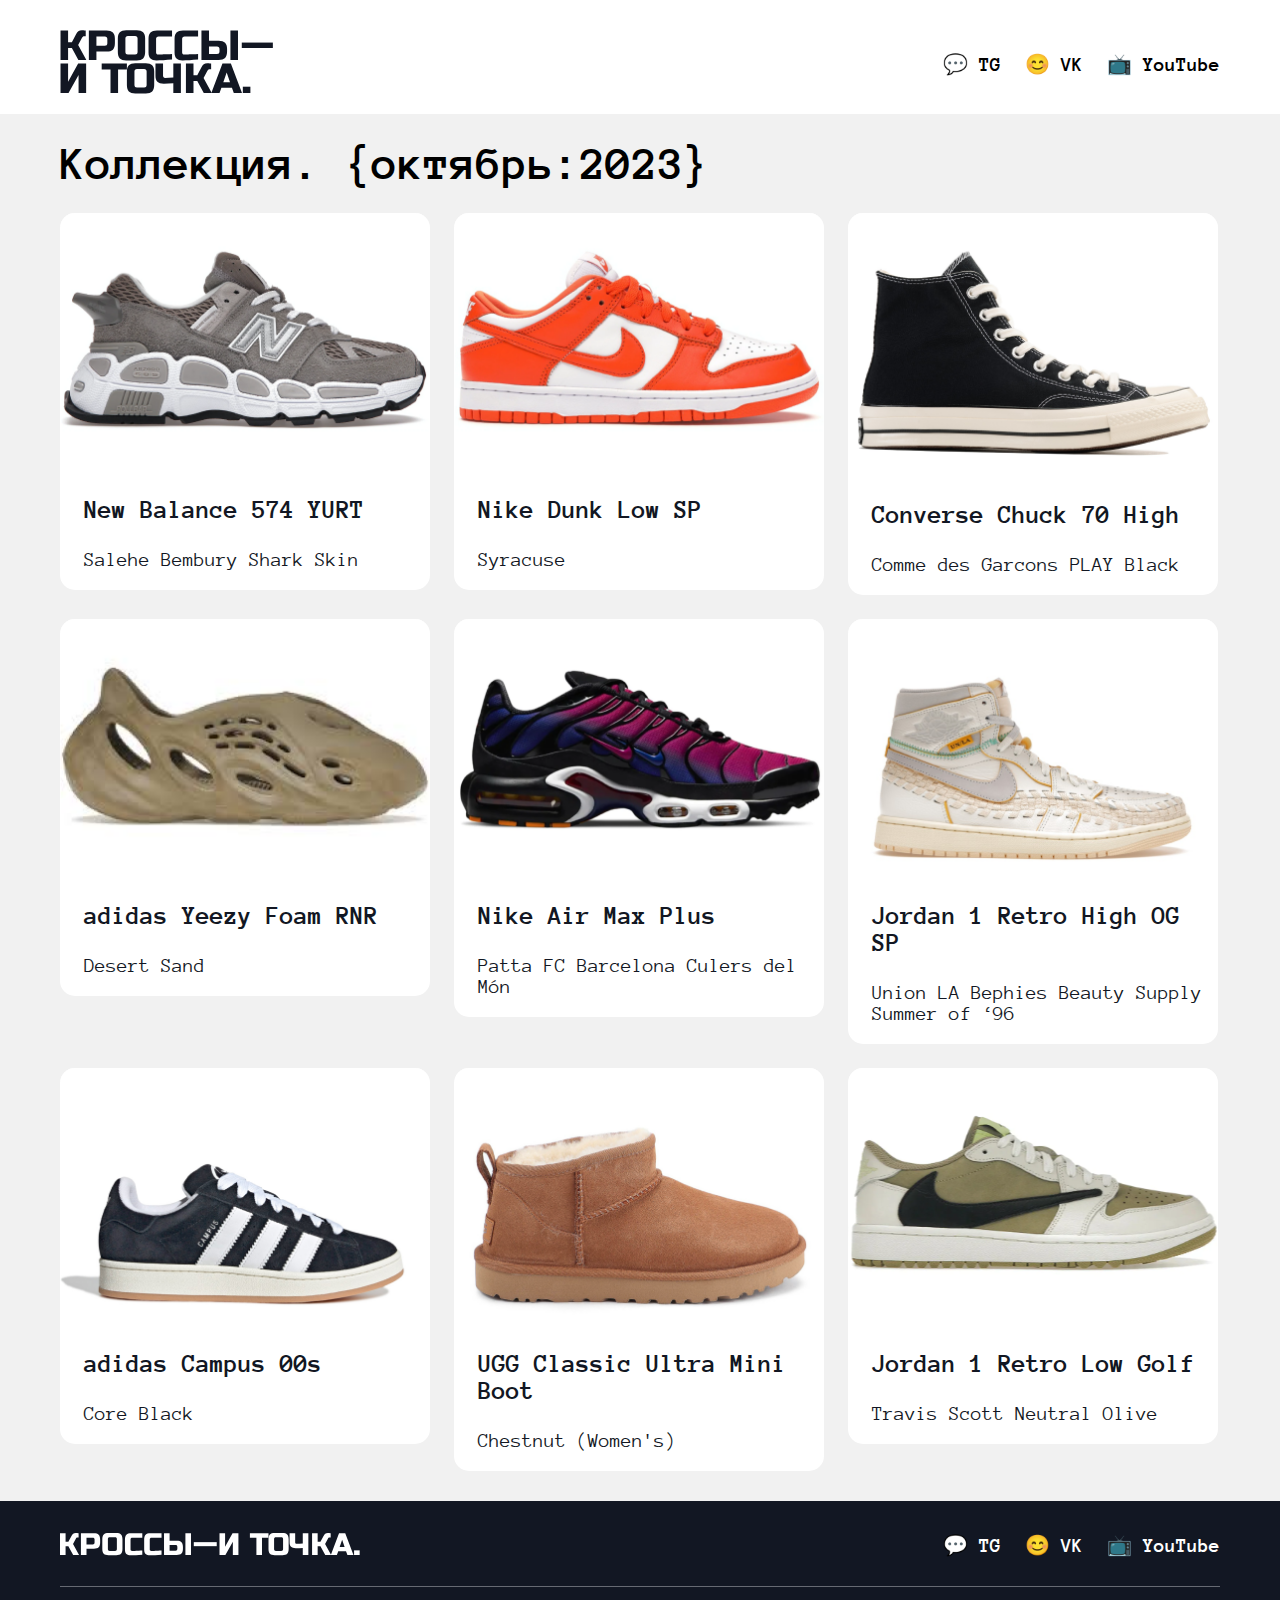
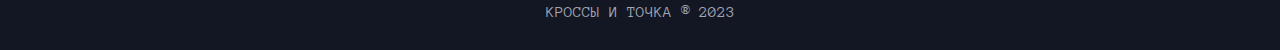
<file: index.html>
<!DOCTYPE html>
<html lang="ru">

<head>
  <meta charset="UTF-8" />
  <meta name="viewport" content="width=device-width, initial-scale=1.0" />
  <title>Кроссы — и точка</title>
  <link rel="stylesheet" href="./style/style.css">
  <meta name="viewport" content="width=device-width, initial-scale=1">
</head>

<body>
  <header class="header">
    <div class="container container-header">
      <a href="https://65481b4f30cd2a201f448bb6--imaginative-torte-598cb0.netlify.app/#">
        <img src="./image/logo.svg">
      </a>
      <ul class="link">
        <li class="mess tg"><a href="#">💬 TG</a>
        </li>
        <li class="mess vk"><a href="#">😊 VK</a>
        </li>
        <li class="mess youtube"><a href="#">📺
            YouTube</a></li>
      </ul>
    </div>

  </header>
  <main class="main">
    <section class="container_main">
      <h1 class="title">Коллекция. {октябрь:2023}</h1>
      <div class="card-container">

        <div class="sneaker item1">
          <a href="./New Balance C.html" class="container">
            <img src="./image/newbalance.png" alt="New Balance 574 YURT"></a>
          <h3 class="container__title">New Balance 574 YURT</h3>
          <p class="container__text">Salehe Bembury Shark Skin</p>
        </div>

        <div class="sneaker item2">
          <a href="./Nike Dunk Low SP.html" class="container__image">
            <img src="./image/image3nikedunk.png" alt="Nike Dunk Low SP"></a>
          <h3 class="container__title">Nike Dunk Low SP</h3>
          <p class="container__text">Syracuse</p>
        </div>

        <div class="sneaker item3">
          <a href="./Converse Chuck 70.html" class="container__image">
            <img src="./image/imgconverse.png" alt="Converse Chuck 70 High"></a>
          <h3 class="container__title">Converse Chuck 70 High</h3>
          <p class="container__text">Comme des Garcons PLAY Black</p>
        </div>

        <div class="sneaker item4">
          <img alt="adidas Yeezy Foam RNR" src="./image/adidasyeezy.png" class="container__image">
          <h3 class="container__title">adidas Yeezy Foam RNR</h3>
          <p class="container__text">Desert Sand</p>
        </div>

        <div class="sneaker item5">
          <img alt="Nike Air Max Plus" src="./image/image3nikeairmaxplus.png" class="container__image">
          <h3 class="container__title">Nike Air Max Plus</h3>
          <p class="container__text">Patta FC Barcelona Culers del<br> Món</p>
        </div>

        <div class="sneaker item6">
          <img alt="Jordan 1 Retro High OG SP" src="./image/image3jordan1retro.png"
            class="container__image container__image2">
          <h3 class="container__title">Jordan 1 Retro High OG SP</h3>
          <p class="container__text">Union LA Bephies Beauty Supply Summer of ‘96</p>
        </div>

        <div class="sneaker item7">
          <img alt="adidas Campus 00s" src="./image/image3adidascampus.png" class="container__image container__image3">
          <h3 class="container__title">adidas Campus 00s</h3>
          <p class="container__text">Core Black</p>
        </div>

        <div class="sneaker item8">
          <img alt="UGG Classic Ultra Mini Boot" src="./image/ugg.png" class="container__image container__image5">
          <h3 class="container__title container__titl5">UGG Classic Ultra Mini Boot</h3>
          <p class="container__text">Chestnut (Women's)</p>
        </div>

        <div class="sneaker item9">
          <img alt="Jordan 1 Retro Low Golf" src="./image/image3jordan.svg" class="container__image">
          <h3 class="container__title">Jordan 1 Retro Low Golf</h3>
          <p class="container__text">Travis Scott Neutral Olive</p>
        </div>
      </div>
    </section>

  </main>
  <footer class="footer">
    <div class="container">
      <div class="footer_line">
        <img class="footer_logo2" src="./image/logo2.svg">
        <ul class="link link2">
          <li class="nav_link1"><a href="#">💬
              TG</a></li>
          <li class="nav_link1"><a href="#">😊
              VK</a></li>
          <li class="nav_link1"><a href="#">📺
              YouTube</a></li>
        </ul>
      </div>
      <div class="footer_logo">КРОССЫ И ТОЧКА ® 2023</div>
    </div>
  </footer>

</body>

</html>
</file>
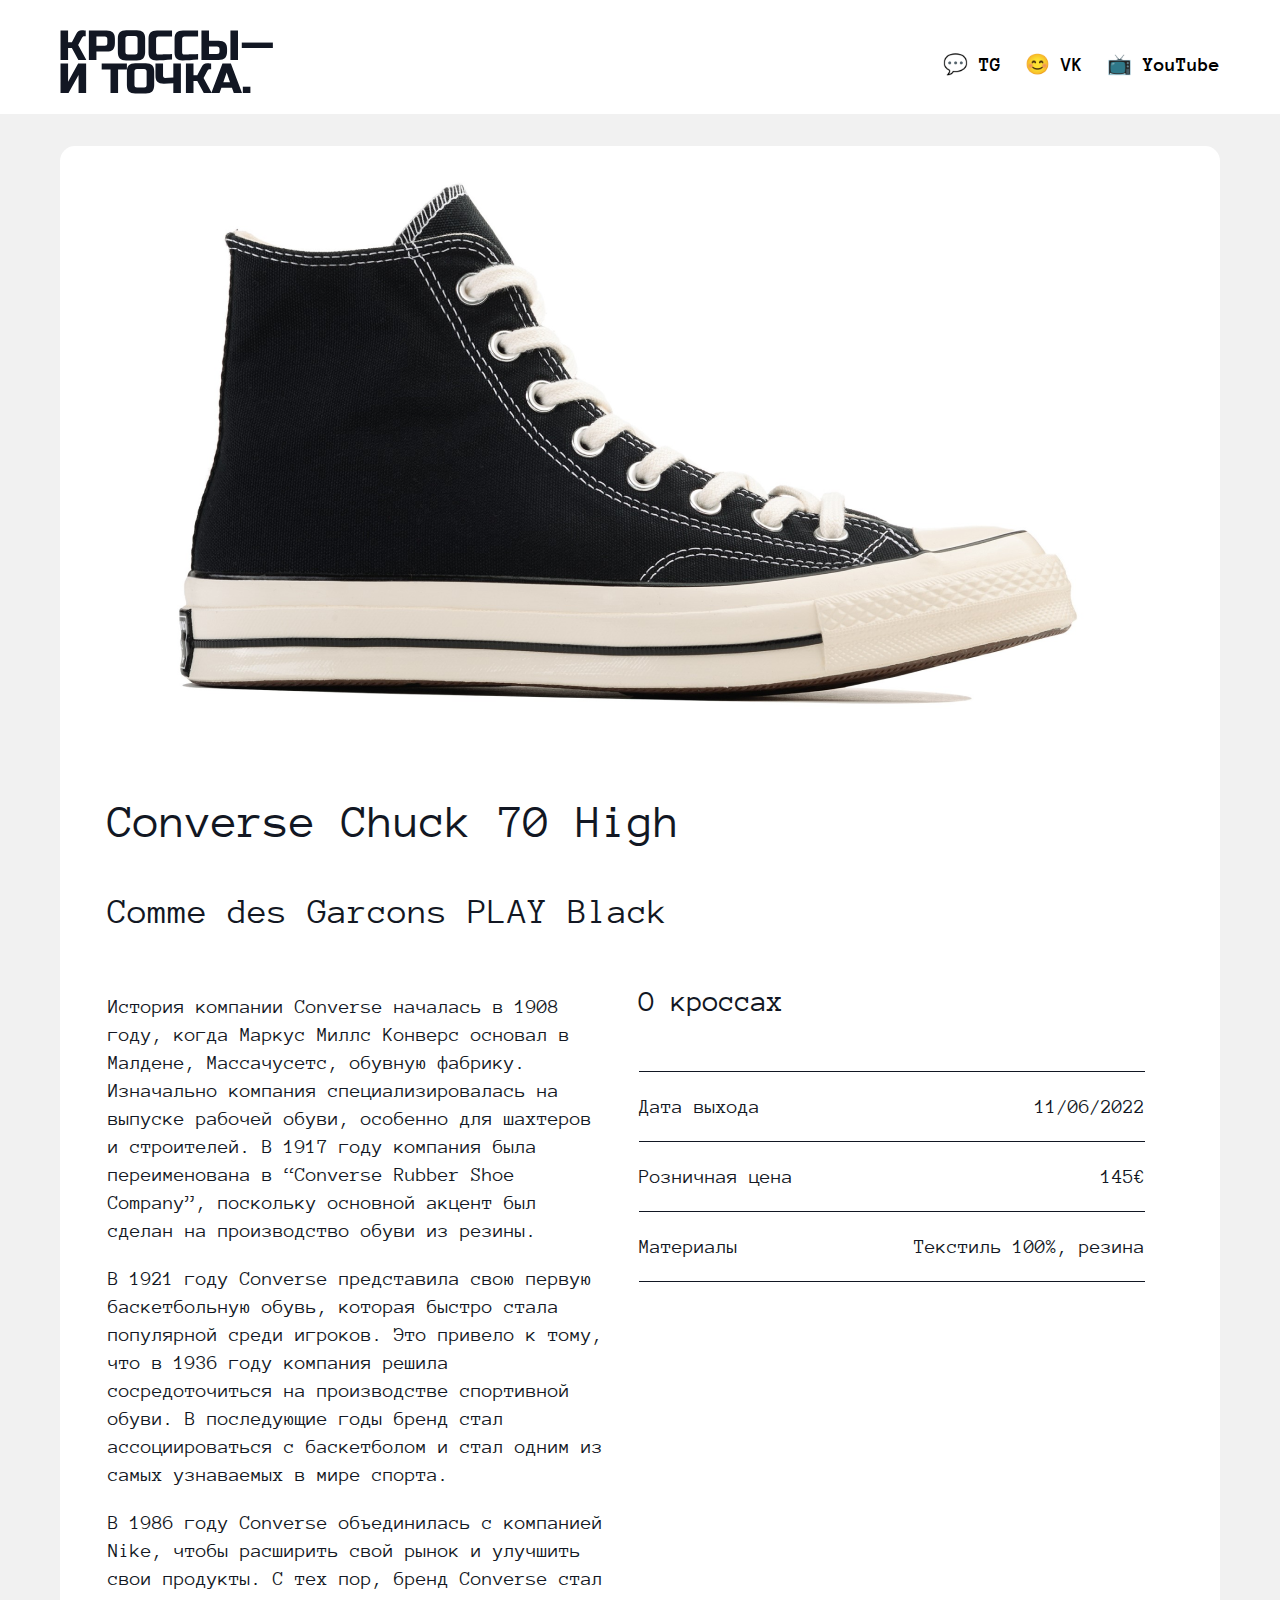
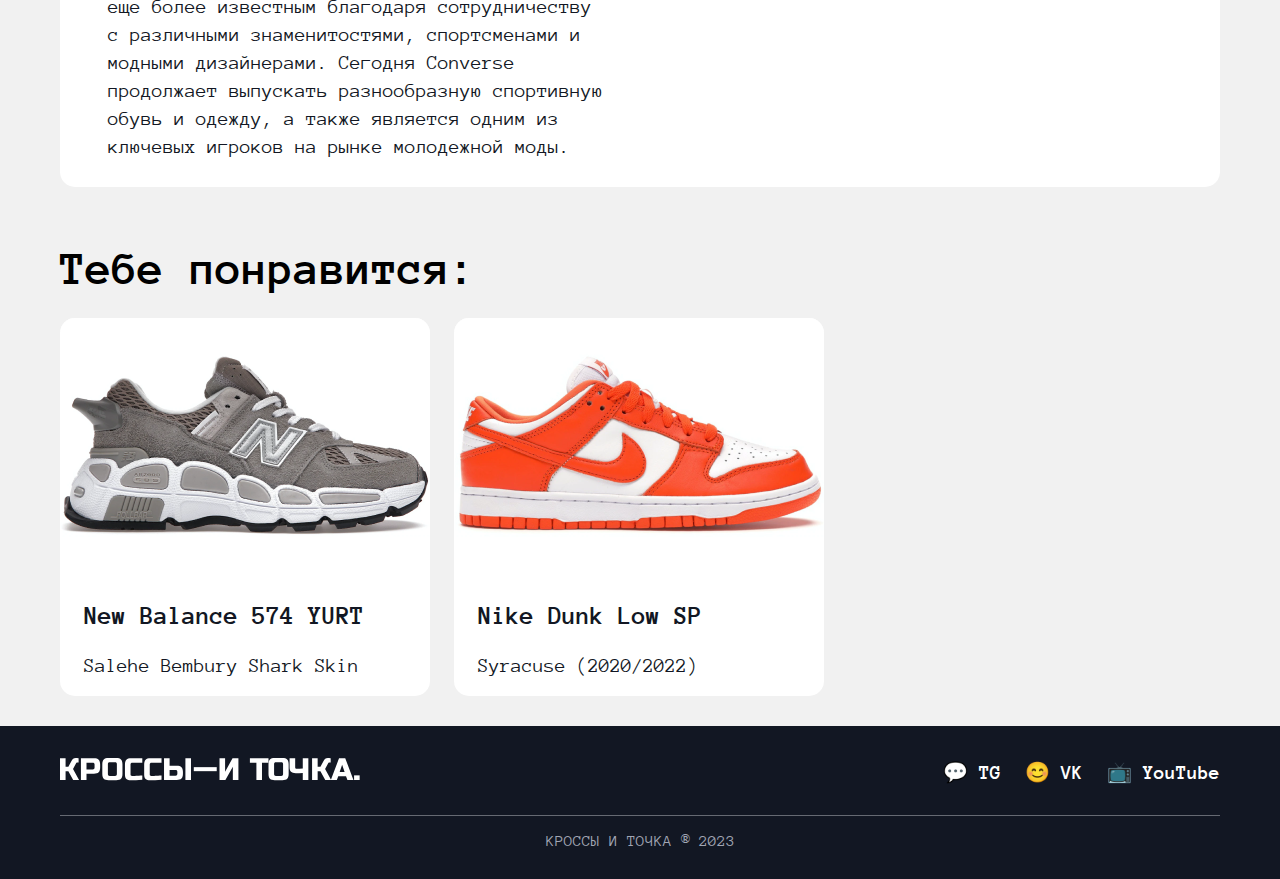
<file: Converse Chuck 70.html>
<!DOCTYPE html>
<html lang="ru">

<head>
  <meta charset="UTF-8" />
  <meta name="viewport" content="width=device-width, initial-scale=1.0" />
  <title>Converse Chuck 70 High</title>
  <link rel="stylesheet" href="./style/Converse Chuck 70.css">
</head>

<body>
  <header class="header">
    <div class="container container-header">
      <a href="./index.html">
        <img src="./Converse Chuck 70/logo.svg">
      </a>
      <ul class="link">
        <li class="mess tg"><a
            href="https://65481b4f30cd2a201f448bb6--imaginative-torte-598cb0.netlify.app/converse#">💬 TG</a></li>
        <li class="mess vk"><a
            href="https://65481b4f30cd2a201f448bb6--imaginative-torte-598cb0.netlify.app/converse#">😊 VK</a></li>
        <li class="mess youtube"><a
            href="https://65481b4f30cd2a201f448bb6--imaginative-torte-598cb0.netlify.app/converse#">📺 YouTube</a></li>
      </ul>
    </div>

  </header>
  <main>
    <div class="container">
      <div class="sneaker2 item10">
        <div class="img10">
          <img alt="The New Balance C-ms574" src="./Converse Chuck 70/sneaker-big__imgconversebig.png"
            class="container__image">
        </div>
        <div class="container__texts">
          <h3 class="container__title title10">Converse Chuck 70 High</h3>
          <p class="container__text text1">Comme des Garcons PLAY Black</p>
          <div class="container__description">
            <h4 class="container__description1">История компании Converse началась в 1908 году, когда Маркус Миллс
              Конверс основал в Малдене, Массачусетс, обувную фабрику. Изначально компания специализировалась на выпуске
              рабочей обуви, особенно для шахтеров и строителей. В 1917 году компания была переименована в “Converse
              Rubber Shoe Company”, поскольку основной акцент был сделан на производство обуви из резины.<br>
              <pre></pre>
              В 1921 году Converse представила свою первую баскетбольную обувь, которая быстро стала популярной среди
              игроков. Это привело к тому, что в 1936 году компания решила сосредоточиться на производстве спортивной
              обуви. В последующие годы бренд стал ассоциироваться с баскетболом и стал одним из самых узнаваемых в мире
              спорта.<br>
              <pre></pre>
              В 1986 году Converse объединилась с компанией Nike, чтобы расширить свой рынок и улучшить свои продукты. С
              тех пор, бренд Converse стал еще более известным благодаря сотрудничеству с различными знаменитостями,
              спортсменами и модными дизайнерами. Сегодня Converse продолжает выпускать разнообразную спортивную обувь и
              одежду, а также является одним из ключевых игроков на рынке молодежной моды.
            </h4>
            <div class="container__info">
              <p class="container__description2">О кроссах</p>
              <div class="line1"></div>
              <div class="info_text">
                <div class="date">
                  <h6 class="date date1">Дата выхода</h6>
                  <h6 class="date date1">11/06/2022</h6>
                </div>
                <div class="line1"></div>
                <div class="price">
                  <h6 class="price price1">Розничная цена</h6>
                  <h6 class="price price2">145€</h6>
                </div>
                <div class="line1"></div>
                <div class="mat">
                  <h6 class="mat mat1">Материалы</h6>
                  <h6 class="mat mat2">Текстиль 100%, резина</h6>
                </div>
                <div class="line1"></div>
              </div>
            </div>
          </div>
        </div>
      </div>

      <div class="container container2">
        <h1 class="title">Тебе понравится:</h1>
        <div class="card-container">
          <div class="sneaker item1">
            <a href="./New Balance C.html" class="container__image"><img src="./Converse Chuck 70/newbalance.png"
                alt="New Balance 574 YURT"></a>
            <h3 class="container__title container__title2">New Balance 574 YURT</h3>
            <p class="container__text container__text2">Salehe Bembury Shark Skin</p>
          </div>
          <div class="sneaker item11">
            <a href="./Nike Dunk Low SP.html" class="container__image"><img src="./Converse Chuck 70/image3nikedunk.png"
                alt="Nike Dunk Low SP"></a>
            <h3 class="container__title container__title2">Nike Dunk Low SP</h3>
            <p class="container__text container__text2">Syracuse (2020/2022)</p>
          </div>
        </div>
      </div>
    </div>

  </main>
  <footer class="footer">
    <div class="container">
      <div class="footer_line">
        <a href="./index.html">
          <img class="footer_logo2" src="./Converse Chuck 70/logo2.svg"></a>
        <ul class="link link2">
          <li class="nav_link1"><a
              href="https://65481b4f30cd2a201f448bb6--imaginative-torte-598cb0.netlify.app/converse#">💬 TG</a></li>
          <li class="nav_link1"><a
              href="https://65481b4f30cd2a201f448bb6--imaginative-torte-598cb0.netlify.app/converse#">😊 VK</a></li>
          <li class="nav_link1"><a
              href="https://65481b4f30cd2a201f448bb6--imaginative-torte-598cb0.netlify.app/converse#">📺 YouTube</a>
          </li>
        </ul>
      </div>
      <div class="footer_logo">КРОССЫ И ТОЧКА ® 2023</div>
    </div>
  </footer>
</body>

</html>
</file>
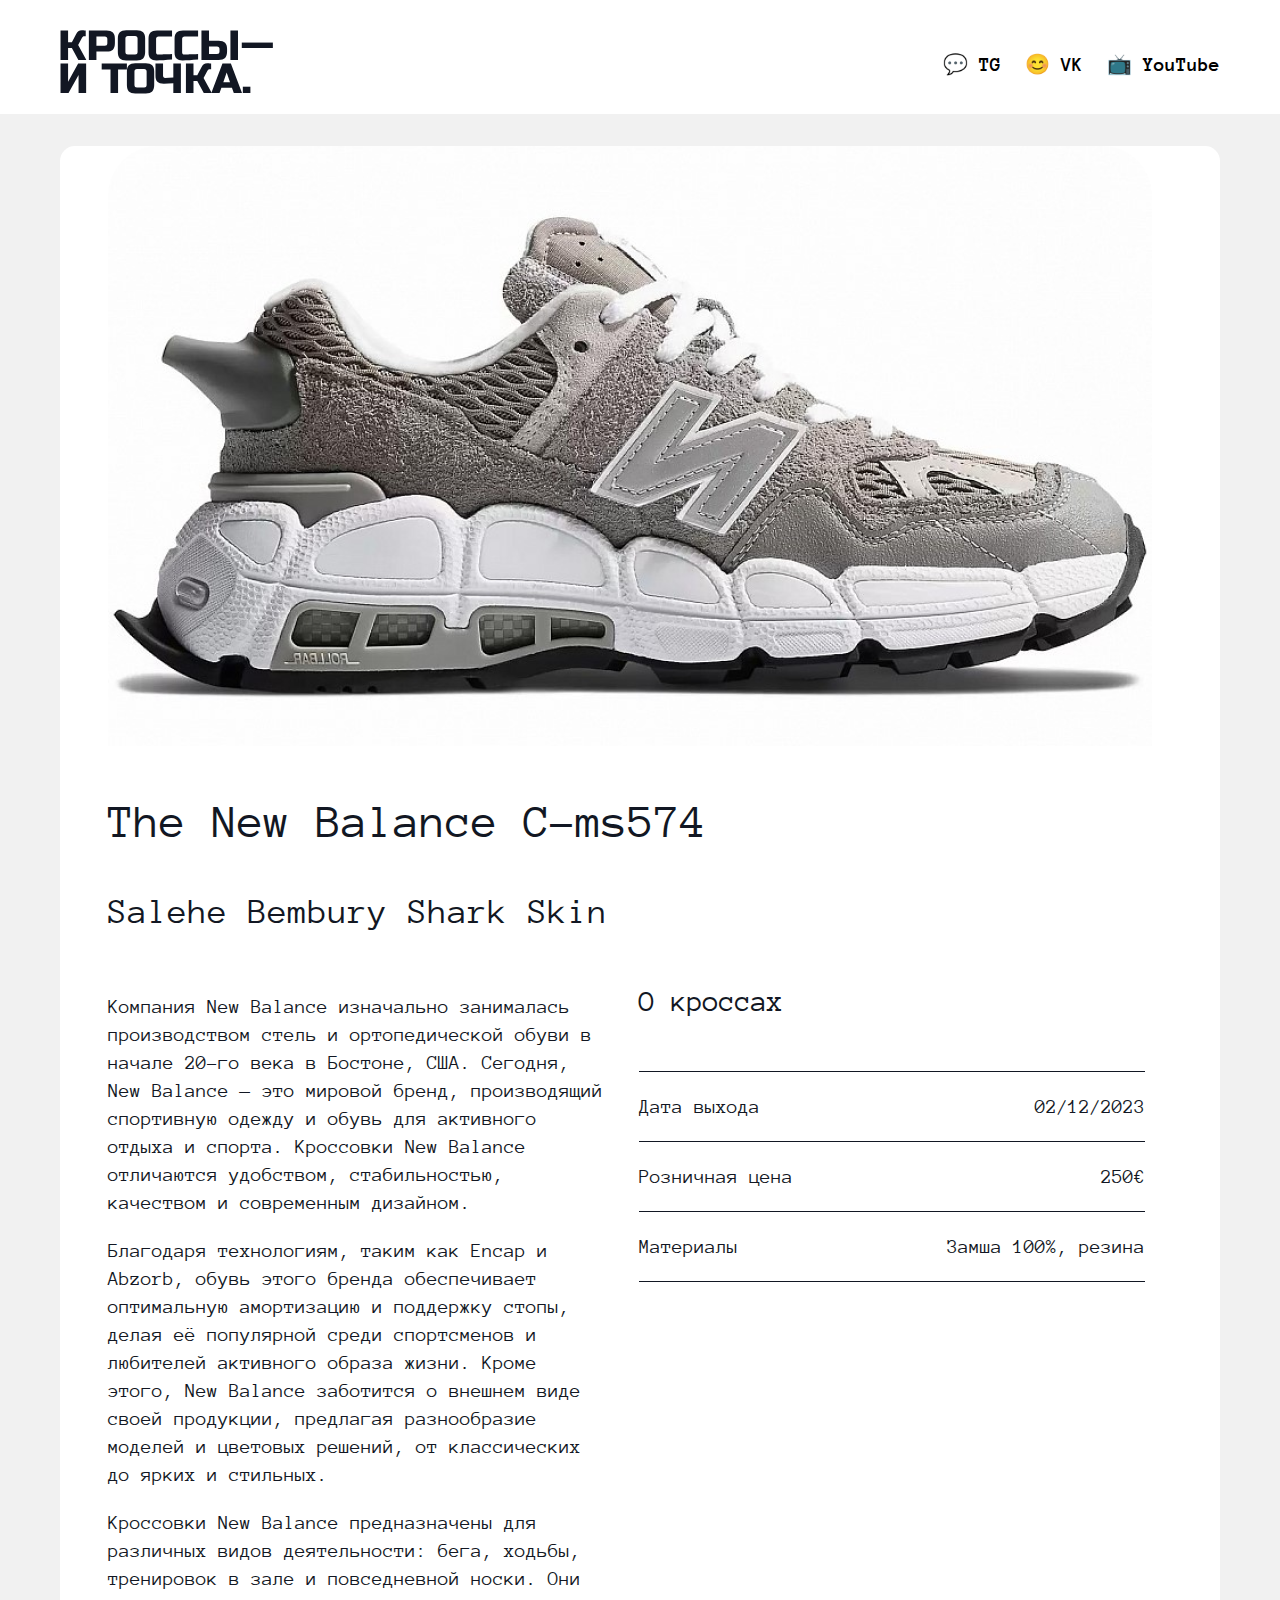
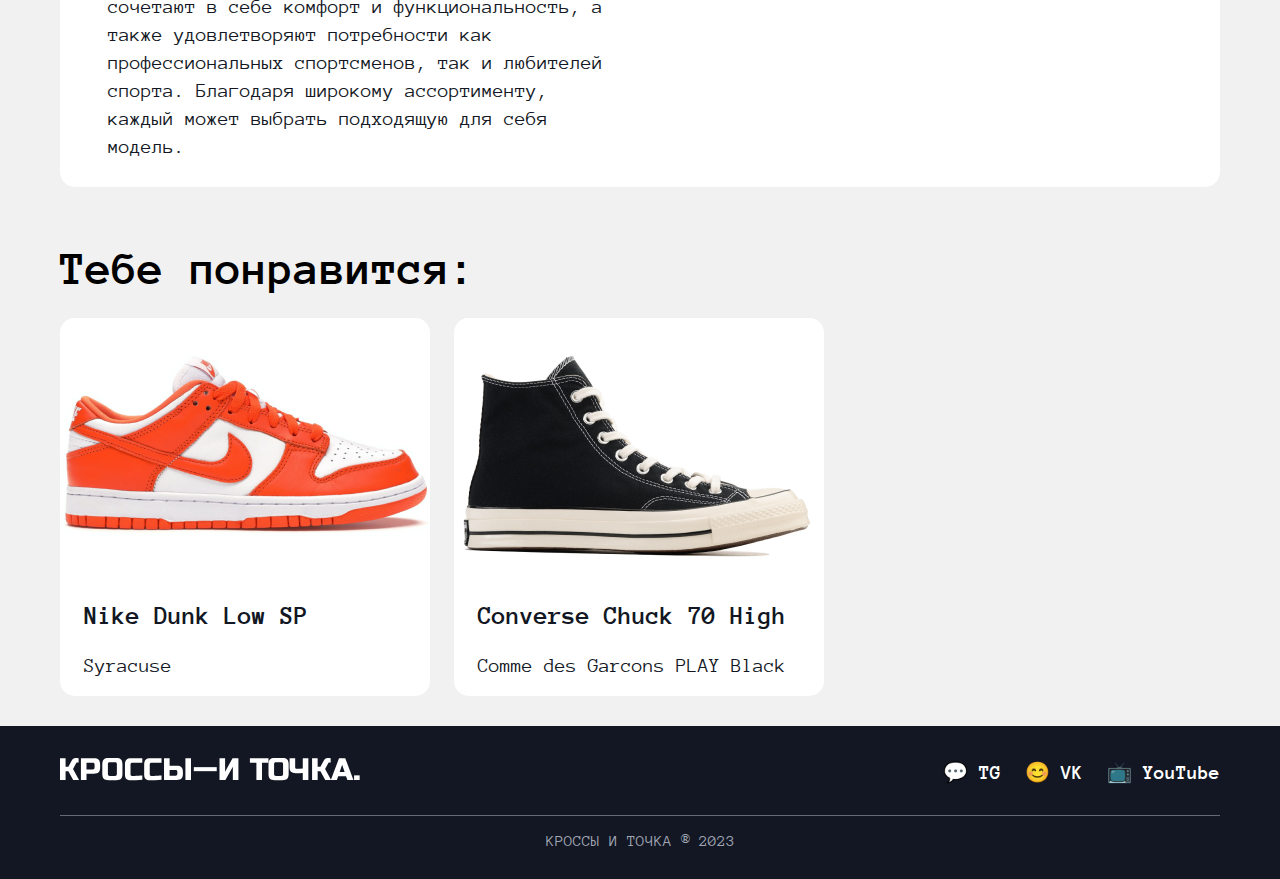
<file: New Balance C.html>
<!DOCTYPE html>
<html lang="ru">

<head>
  <meta charset="UTF-8" />
  <meta name="viewport" content="width=device-width, initial-scale=1.0" />
  <title>New Balance C-ms574</title>
  <link rel="stylesheet" href="./style/New Balance C.css">
</head>

<body>
  <header class="header">
    <div class="container container-header">
      <a href="./index.html">
        <img src="./New Balance C/logo.svg">
      </a>
      <ul class="link">
        <li class="mess tg"><a
            href="https://65481b4f30cd2a201f448bb6--imaginative-torte-598cb0.netlify.app/newbalance#">💬 TG</a></li>
        <li class="mess vk"><a
            href="https://65481b4f30cd2a201f448bb6--imaginative-torte-598cb0.netlify.app/newbalance#">😊 VK</a></li>
        <li class="mess youtube"><a
            href="https://65481b4f30cd2a201f448bb6--imaginative-torte-598cb0.netlify.app/newbalance#">📺 YouTube</a>
        </li>
      </ul>
    </div>

  </header>
  <main>
    <div class="container">
      <div class="sneaker2 item10">
        <div class="img10">
          <img alt="The New Balance C-ms574" src="./New Balance C/sneaker-big__imgnewbalance.png"
            class="container__image">
        </div>
        <div class="container__texts">
          <h3 class="container__title title10">The New Balance C-ms574</h3>
          <p class="container__text text1">Salehe Bembury Shark Skin</p>
          <div class="container__description">
            <h4 class="container__description1">Компания New Balance изначально занималась производством стель
              и&nbsp;ортопедической обуви в начале
              20-го века в Бостоне, США. Сегодня, New Balance — это мировой бренд, производящий спортивную одежду
              и&nbsp;обувь для активного отдыха и спорта. Кроссовки New Balance отличаются удобством, стабильностью,
              качеством и&nbsp;современным дизайном.<br>
              <pre></pre>
              Благодаря технологиям, таким как Encap и Abzorb, обувь этого бренда обеспечивает оптимальную амортизацию
              и&nbsp;поддержку стопы, делая её популярной среди спортсменов и любителей активного образа жизни. Кроме
              этого, New Balance заботится о внешнем виде своей продукции, предлагая разнообразие моделей и цветовых
              решений, от классических до ярких и&nbsp;стильных.<br>
              <pre></pre>
              Кроссовки New Balance предназначены для различных видов деятельности: бега, ходьбы, тренировок в зале
              и&nbsp;повседневной носки. Они сочетают в себе комфорт и&nbsp;функциональность, а также удовлетворяют
              потребности как профессиональных спортсменов, так и любителей спорта. Благодаря широкому ассортименту,
              каждый может выбрать подходящую для себя модель.
            </h4>
            <div class="container__info">
              <p class="container__description2">О кроссах</p>
              <div class="line1"></div>
              <div class="info_text">
                <div class="date">
                  <h6 class="date date1">Дата выхода</h6>
                  <h6 class="date date1">02/12/2023</h6>
                </div>
                <div class="line1"></div>
                <div class="price">
                  <h6 class="price price1">Розничная цена</h6>
                  <h6 class="price price2">250€</h6>
                </div>
                <div class="line1"></div>
                <div class="mat">
                  <h6 class="mat mat1">Материалы</h6>
                  <h6 class="mat mat2">Замша 100%, резина</h6>
                </div>
                <div class="line1"></div>
              </div>
            </div>
          </div>
        </div>
      </div>

      <div class="container container2">
        <h1 class="title">Тебе понравится:</h1>
        <div class="card-container">
          <div class="sneaker item1">
            <a href="./Nike Dunk Low SP.html" class="container__image"><img src="./New Balance C/image3nikedunk.png"
                alt="Nike Dunk Low SP"></a>
            <h3 class="container__title container__title2">Nike Dunk Low SP</h3>
            <p class="container__text container__text2">Syracuse</p>
          </div>
          <div class="sneaker item11">
            <a href="./Converse Chuck 70.html" class="container__image"><img src="./New Balance C/imgconverse.png"
                alt="Converse Chuck 70 High"></a>
            <h3 class="container__title container__title2">Converse Chuck 70 High</h3>
            <p class="container__text container__text2">Comme des Garcons PLAY Black</p>
          </div>
        </div>
      </div>
    </div>

  </main>
  <footer class="footer">
    <div class="container">
      <div class="footer_line">
        <a href="./index.html">
          <img class="footer_logo2" src="./New Balance C/logo2.svg"></a>
        <ul class="link link2">
          <li class="nav_link1"><a
              href="https://65481b4f30cd2a201f448bb6--imaginative-torte-598cb0.netlify.app/newbalance#">💬 TG</a></li>
          <li class="nav_link1"><a
              href="https://65481b4f30cd2a201f448bb6--imaginative-torte-598cb0.netlify.app/newbalance#">😊 VK</a></li>
          <li class="nav_link1"><a
              href="https://65481b4f30cd2a201f448bb6--imaginative-torte-598cb0.netlify.app/newbalance#">📺 YouTube</a>
          </li>
        </ul>
      </div>
      <div class="footer_logo">КРОССЫ И ТОЧКА ® 2023</div>
    </div>
  </footer>
</body>

</html>
</file>
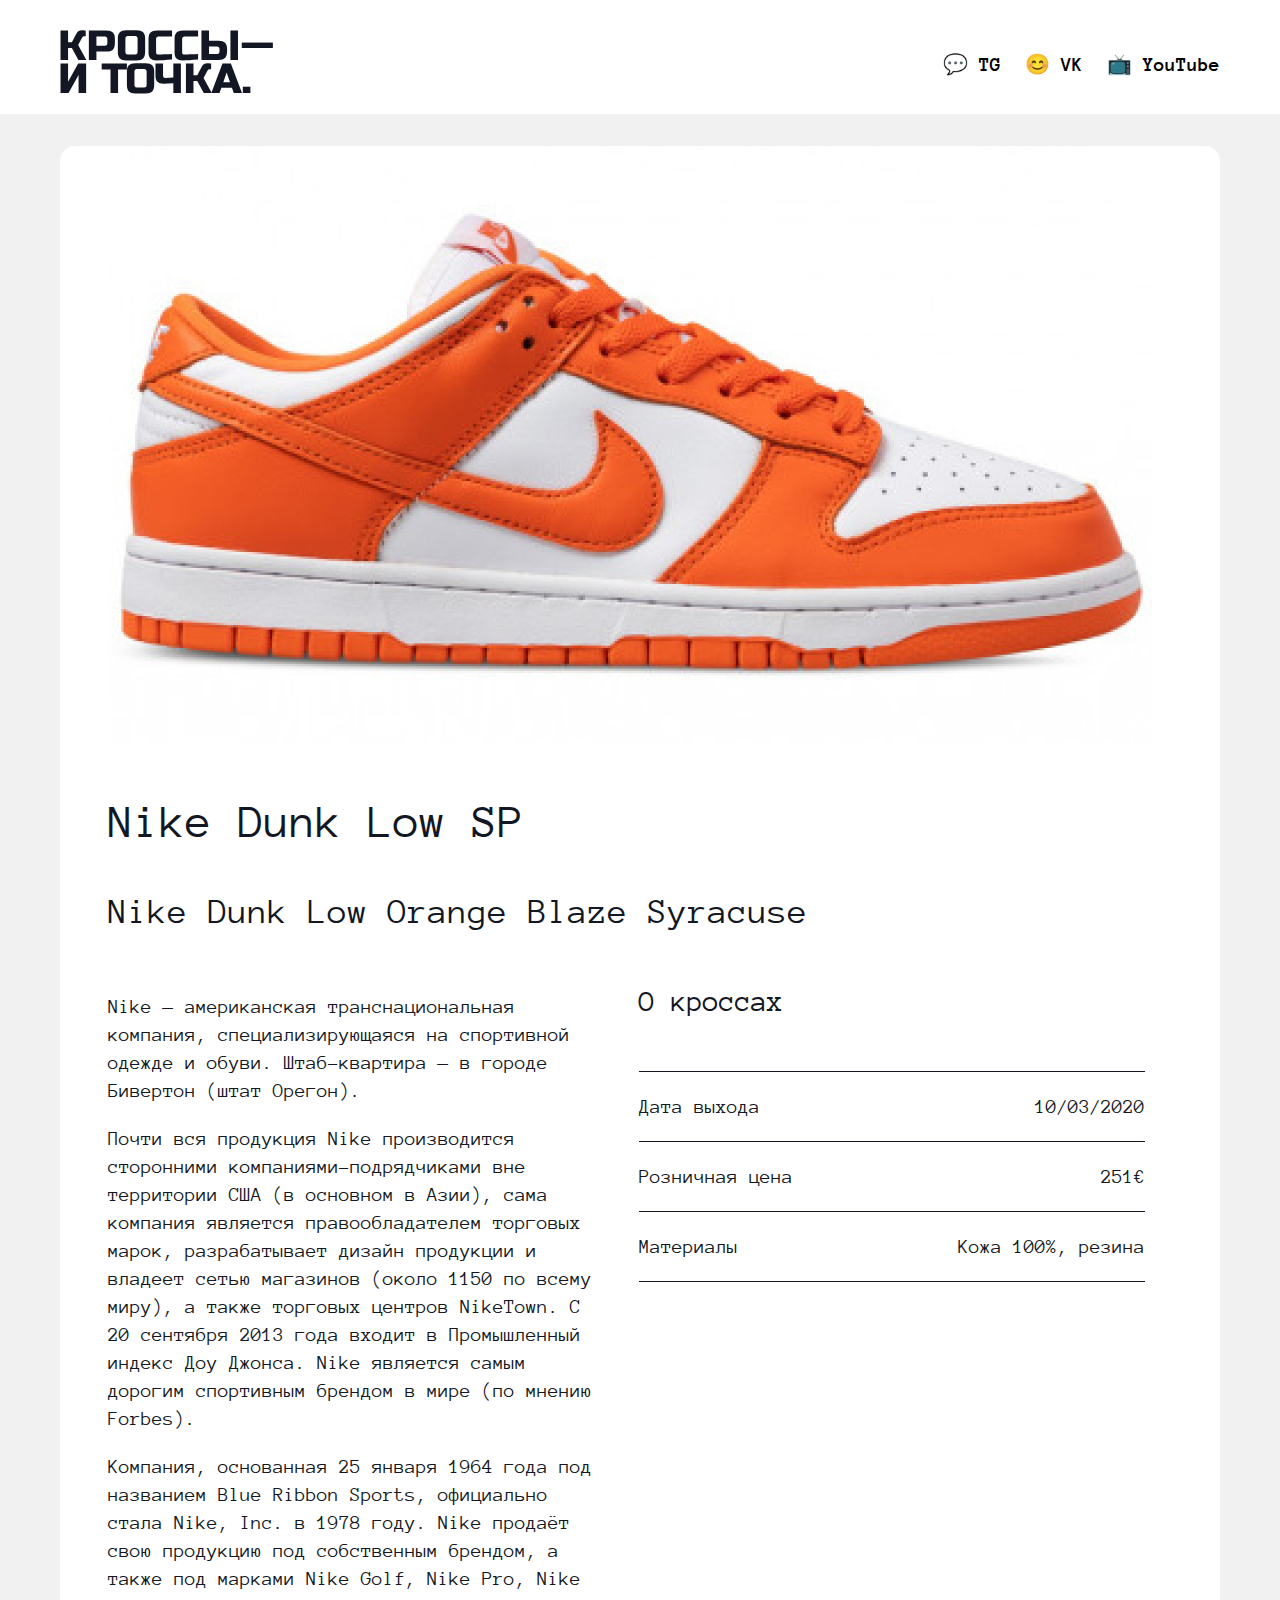
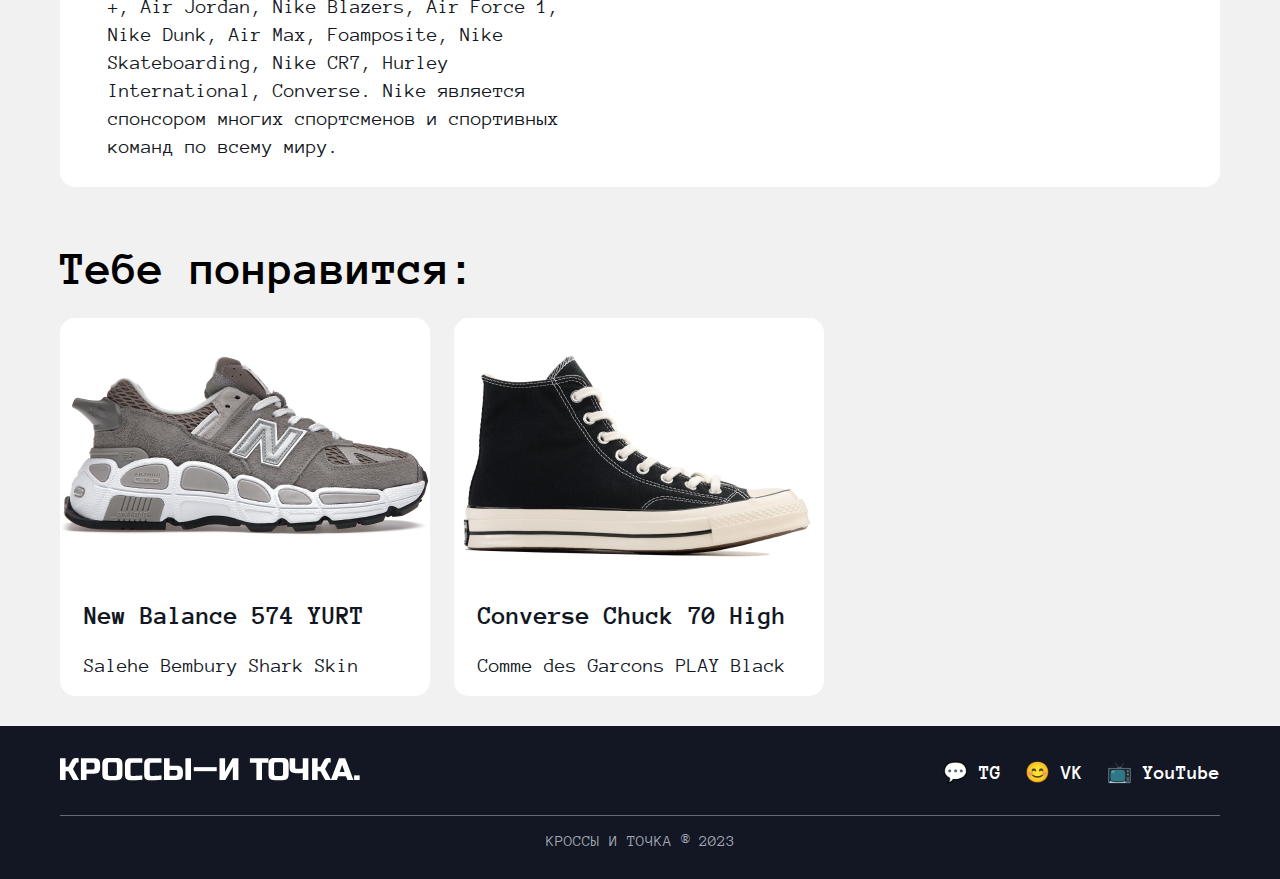
<file: Nike Dunk Low SP.html>
<!DOCTYPE html>
<html lang="ru">

<head>
  <meta charset="UTF-8" />
  <meta name="viewport" content="width=device-width, initial-scale=1.0" />
  <title>Nike Dunk Low SP</title>
  <link rel="stylesheet" href="./style/Nike Dunk Low SP.css">
</head>

<body>
  <header class="header">
    <div class="container container-header">
      <a href="./index.html">
        <img src="./Nike Dunk Low SP/logo.svg">
      </a>
      <ul class="link">
        <li class="mess tg"><a
            href="https://65481b4f30cd2a201f448bb6--imaginative-torte-598cb0.netlify.app/nikedunk#">💬 TG</a></li>
        <li class="mess vk"><a
            href="https://65481b4f30cd2a201f448bb6--imaginative-torte-598cb0.netlify.app/nikedunk#">😊 VK</a></li>
        <li class="mess youtube"><a
            href="https://65481b4f30cd2a201f448bb6--imaginative-torte-598cb0.netlify.app/nikedunk#">📺 YouTube</a></li>
      </ul>
    </div>

  </header>
  <main>
    <div class="container">
      <div class="sneaker2 item10">
        <div class="img10">
          <img alt="Nike Dunk Low SP" src="./Nike Dunk Low SP/bignikedunklowsp.png" class="container__image">
        </div>
        <div class="container__texts">
          <h3 class="container__title title10">Nike Dunk Low SP</h3>
          <p class="container__text text1">Nike Dunk Low Orange Blaze Syracuse</p>
          <div class="container__description">
            <h4 class="container__description1">Nike — американская транснациональная компания, специализирующаяся на
              спортивной одежде и обуви. Штаб-квартира — в городе Бивертон (штат Орегон).<br>
              <pre></pre>
              Почти вся продукция Nike производится сторонними компаниями-подрядчиками вне территории США (в основном в
              Азии), сама компания является правообладателем торговых марок, разрабатывает дизайн продукции и владеет
              сетью магазинов (около 1150 по всему миру), а также торговых центров NikeTown. С 20 сентября 2013 года
              входит в Промышленный индекс Доу Джонса. Nike является самым дорогим спортивным брендом в мире (по мнению
              Forbes).<br>
              <pre></pre>
              Компания, основанная 25 января 1964 года под названием Blue Ribbon Sports, официально стала Nike, Inc. в
              1978 году. Nike продаёт свою продукцию под собственным брендом, а также под марками Nike Golf, Nike Pro,
              Nike +, Air Jordan, Nike Blazers, Air Force 1, Nike Dunk, Air Max, Foamposite, Nike Skateboarding, Nike
              CR7, Hurley International, Converse. Nike является спонсором многих спортсменов и спортивных команд по
              всему миру.
            </h4>
            <div class="container__info">
              <p class="container__description2">О кроссах</p>
              <div class="line1"></div>
              <div class="info_text">
                <div class="date">
                  <h6 class="date date1">Дата выхода</h6>
                  <h6 class="date date1">10/03/2020</h6>
                </div>
                <div class="line1"></div>
                <div class="price">
                  <h6 class="price price1">Розничная цена</h6>
                  <h6 class="price price2">251€</h6>
                </div>
                <div class="line1"></div>
                <div class="mat">
                  <h6 class="mat mat1">Материалы</h6>
                  <h6 class="mat mat2">Кожа 100%, резина</h6>
                </div>
                <div class="line1"></div>
              </div>
            </div>
          </div>
        </div>
      </div>
      <div class="container container2">
        <h1 class="title">Тебе понравится:</h1>
        <div class="card-container">
          <div class="sneaker item6">
            <a href="./New Balance C.html" class="container__image"><img src="./Nike Dunk Low SP/newbalance.png"
                alt="New Balance 574 YURT"></a>
            <h3 class="container__title container__title2">New Balance 574 YURT</h3>
            <p class="container__text container__text2">Salehe Bembury Shark Skin</p>
          </div>
          <div class="sneaker item11">
            <a href="./Converse Chuck 70.html" class="container__image"><img src="./Nike Dunk Low SP/imgconverse.png"
                alt="Converse Chuck 70 High"></a>
            <h3 class="container__title container__title2">Converse Chuck 70 High</h3>
            <p class="container__text container__text2">Comme des Garcons PLAY Black</p>
          </div>
        </div>
      </div>
    </div>

  </main>

  <footer class="footer">
    <div class="container">
      <div class="footer_line">
        <a href="./index.html">
          <img class="footer_logo2" src="./Nike Dunk Low SP/logo2.svg"></a>
        <ul class="link link2">
          <li class="nav_link1"><a
              href="https://65481b4f30cd2a201f448bb6--imaginative-torte-598cb0.netlify.app/nikedunk#">💬 TG</a></li>
          <li class="nav_link1"><a
              href="https://65481b4f30cd2a201f448bb6--imaginative-torte-598cb0.netlify.app/nikedunk#">😊 VK</a></li>
          <li class="nav_link1"><a
              href="https://65481b4f30cd2a201f448bb6--imaginative-torte-598cb0.netlify.app/nikedunk#">📺 YouTube</a>
          </li>
        </ul>
      </div>
      <div class="footer_logo">КРОССЫ И ТОЧКА ® 2023</div>
    </div>
  </footer>
</body>

</html>
</file>
<file: style/style.css>
@font-face {
  font-family: "Anonymous Pro";
  src: url(fonts/AnonymousPro-Bold.ttf);
  font-weight: 700;
}

@font-face {
  font-family: "Anonymous Pro";
  src: url(fonts/AnonymousPro-Regular.ttf);
}

html {
  margin: 0;
}

h1 {
  font-family: "Anonymous Pro", sans-serif;
  font-size: 48px;
  margin-top: 25px;
  margin-bottom: 25px;
}

h2 {
  font-family: "Anonymous Pro", sans-serif;
  font-size: 48px;
}

h3 {
  color: var(--black, #121723);
  font-family: Anonymous Pro;
  font-size: 48px;
  font-style: normal;
  font-weight: 400;
  line-height: 100%;
  /* 48px */
}

.container {
  padding-top: 32px;
  margin: 0 auto;
  max-width: 1160px;
  width: 100%;
}

.card-container {
  display: flex;
  flex-wrap: wrap;
  gap: 24px;
  align-items: flex-start;
}

.sneaker {
  border-radius: 15px;
  width: 370px;
  background-color: white;
}

.sneaker2 {
  border-radius: 15px;
  background-color: white;
}

.container-header {
  padding: 30px 0 16px;
  display: flex;
  justify-content: space-between;
  max-width: 1160px;
  padding-right: 0px;
}

.container__text {
  color: var(--black, #121723);
  font-family: Anonymous Pro;
  font-size: 20px;
  font-style: normal;
  font-weight: 400;
  line-height: normal;
  padding-left: 24px;
}

.container__title {
  color: var(--black, #121723);
  font-family: Anonymous Pro;
  font-size: 26px;
  font-style: normal;
  font-weight: 700;
  line-height: normal;
  padding-left: 24px;
}

.container__description {
  color: var(--black, #121723);
  font-family: Anonymous Pro;
  font-size: 20px;
  font-style: normal;
  font-weight: 400;
  line-height: 28px;
  /* 140% */
  width: 506px;
}

.container__texts {
  padding-left: 48px;
}

p {
  font-family: "Anonymous Pro", sans-serif;
  font-size: 14px;
}

.logo {
  width: 212.34px;
  height: 63.24px;
}

.header {
  background-color: white;
}

.link {
  display: flex;
  align-items: center;
  justify-content: space-between;
  text-decoration: none;
  gap: 24px;
  color: #000;
  font-family: Anonymous Pro;
  font-size: 20px;
  font-style: normal;
  font-weight: 700;
  line-height: normal;
  list-style-type: none;
}

.link a {
  text-decoration: none;
  color: inherit;
}

body {
  background-color: #F1F1F1;
  margin: 0;
}

.main {
  margin: 0 auto;
  width: 100%;
  max-width: 1160px;
  margin-bottom: 30px;
}

.logo2 img {
  width: 300px;
  flex-shrink: 0;
  margin-top: 32px;
  margin-left: 288px;
}

.logo3 img {
  width: 184px;
  height: 16px;
  left: 830px;
  align-items: center;
}

.item6 {
  padding-bottom: 0px;
}

.footer {
  background-color: #121723;
  padding-bottom: 30px;
  width: 100%;
}

.footer_logo2 {
  color: white;
  font-family: "Russo One", sans-serif;
  font-weight: 400;
  font-size: 31px;
}

.footer_line {
  display: flex;
  align-items: center;
  justify-content: space-between;
}

.link2 {
  font-family: "Anonymous Pro", monospace;
  color: white;
  text-decoration: none;
  font-size: 20px;
  height: 0px;
  margin-top: 0px;
  margin-bottom: 0px;
  padding-left: 0px;
}

.footer_logo {
  color: #a1a6b4;
  font-family: "Anonymous Pro", monospace;
  text-align: center;
  border-top: 1px solid #e6e8ec66;
  margin-top: 30px;
  padding-top: 16px;
}

.sneaker img {
  width: 100%;
}

/* !!!!!!!!!!!!!!!!!!!!!!!!!!-ANIMATION-!!!!!!!!!!!!!!!!!!!!!!!!!! */
.sneaker {
  overflow: hidden;
  position: relative;
  font-family: Arial, Helvetica, sans-serif;
  transition: all 300ms;
}

.sneaker:hover {
  transform: translateY(-10px);
  box-shadow: 0 14px 28px rgba(0, 0, 0, 0.25), 0 10px 10px rgba(0, 0, 0, 0.22);
}

.sneaker img {
  object-fit: cover;
}

.sneaker.container__text {
  font-size: 12px;
  color: rgba(255, 255, 255, 0.9);
  margin-bottom: 4px;
}

.sneaker.container__title {
  font-size: 17px;
  color: #fff;
}

.mess,
.nav_link1 {
  overflow: hidden;
  position: relative;
  transition: all 300ms;
}

.mess:hover,
.nav_link1:hover {
  transform: translateY(-2px);
}

.mess li,
.nav_link1 a {
  object-fit: cover;
}

.mess li,
.nav_link a {
  margin-bottom: 4px;
}

/* !!!!!!!!!!!!!!!!!!!!!!!!!!-ANIMATION-!!!!!!!!!!!!!!!!!!!!!!!!!! */

@media screen and (min-width: 769px) and (max-width: 1024px) {}

@media screen and (min-width: 375px) and (max-width: 768px) {
  .main {
    width: 350px;
  }

  .header {
    display: flex;
    max-width: 1024px;
    flex-direction: column;
    align-items: flex-start;
  }

  .container-header {
    display: flex;
    width: 375px;
    flex-direction: column;
    align-items: center;
  }

  .link {
    display: flex;
    align-items: flex-start;
    padding: 0px;
  }

  .footer_line {
    flex-direction: column;
  }

  .link2 {
    padding-top: 32px;
    padding-bottom: 24px;
  }

  .card-container {
    display: flex;
    width: 100%;
    align-items: flex-start;
  }

  h1 {
    font-size: 32px;
  }

  .sneaker {
    max-width: 110%;
  }

  .footer_logo {
    font-size: 16px;
    padding-top: 24px;
  }

  .container_main {
    width: 100%;
  }
}
</file>
<file: style/Converse Chuck 70.css>
@font-face {
  font-family: "Anonymous Pro";
  src: url(fonts/AnonymousPro-Bold.ttf);
  font-weight: 700;
}

@font-face {
  font-family: "Anonymous Pro";
  src: url(fonts/AnonymousPro-Regular.ttf);
}

h1 {
  font-family: "Anonymous Pro", sans-serif;
  font-size: 48px;
  margin-top: 25px;
  margin-bottom: 25px;
}

h2 {
  font-family: "Anonymous Pro", sans-serif;
  font-size: 48px;
}

h3 {
  color: var(--black, #121723);
  font-family: Anonymous Pro;
  font-size: 48px;
  font-style: normal;
  font-weight: 400;
  line-height: 100%;
  /* 48px */
}

.container {
  padding-top: 32px;
  margin: 0 auto;
  max-width: 1160px;
  width: 100%;
}

.card-container {
  display: flex;
  flex-wrap: wrap;
  gap: 24px;
  align-items: flex-start;
}

.container__title2 {
  padding-left: 24px;
}

.container__text2 {
  padding-left: 24px;
}

.sneaker {
  border-radius: 15px;
  width: 370px;
  background-color: white;
}

.sneaker2 {
  border-radius: 15px;
  background-color: white;
}

.container-header {
  padding: 30px 0 16px;
  display: flex;
  justify-content: space-between;
  max-width: 1160px;
  padding-right: 0px;
}

.container__text {
  color: var(--black, #121723);
  font-family: Anonymous Pro;
  font-size: 20px;
  font-style: normal;
  font-weight: 400;
  line-height: normal;
}

.container__title {
  color: var(--black, #121723);
  font-family: Anonymous Pro;
  font-size: 26px;
  font-style: normal;
  font-weight: 700;
  line-height: normal;
}

.container__description {
  display: flex;
  justify-content: space-between;
}

.container__description1 {
  color: var(--black, #121723);
  font-family: Anonymous Pro;
  font-size: 20px;
  font-style: normal;
  font-weight: 400;
  line-height: 28px;
  /* 140% */
  width: 506px;
}

.line1 {
  height: 1px;
  width: 506px;
  align-self: stretch;
  background: var(--black, #121723);
}

.container__description2 {
  font-size: 30px;
  margin-top: 20px;
  display: flex;
  flex-direction: column;
  align-items: flex-start;
  gap: 20px;
  align-self: stretch;
}

.container__info {
  color: var(--black, #121723);
  font-family: Anonymous Pro;
  font-size: 20px;
  font-style: normal;
  font-weight: 400;
  line-height: normal;
  list-style-type: none;
  margin-right: 75px;
  padding-left: 32px;
  display: flex;
  flex-direction: column;
  align-items: flex-start;
  gap: 24px;
  flex: 1 0 0;
}

.container__info__mobile {
  display: none;
}

.info_text {
  color: var(--black, #121723);
  font-family: Anonymous Pro;
  font-size: 20px;
  font-style: normal;
  font-weight: 400;
  line-height: normal;
  display: flex;
  flex-direction: column;
  gap: 24px;
  flex: 1 0 0;
}

.date {
  display: flex;
  justify-content: space-between;
}

.price {
  display: flex;
  justify-content: space-between;
}

.mat {
  display: flex;
  justify-content: space-between;
}

.container__texts {
  padding-left: 48px;
}

.text1 {
  color: var(--black, #121723);
  font-family: Anonymous Pro;
  font-size: 36px;
  font-style: normal;
  font-weight: 400;
  line-height: 100%;
  /* 36px */
}

.text2 {
  padding-left: 582px;
  margin-bottom: 100px;
}

h6 {
  color: var(--black, #121723);
  font-family: Anonymous Pro;
  font-size: 20px;
  font-style: normal;
  font-weight: 400;
  line-height: normal;
  margin: 0px;
}

p {
  font-family: "Anonymous Pro", sans-serif;
  font-size: 14px;
}

.title10 {
  color: var(--black, #121723);
  font-family: Anonymous Pro;
  font-size: 48px;
  font-style: normal;
  font-weight: 400;
  line-height: 100%;
  /* 48px */
}

.img10 {
  padding-left: 48px;
}

.logo {
  width: 212.34px;
  height: 63.24px;
}

.header {
  background-color: white;
}

.link {
  display: flex;
  align-items: center;
  justify-content: space-between;
  text-decoration: none;
  gap: 24px;
  color: #000;
  font-family: Anonymous Pro;
  font-size: 20px;
  font-style: normal;
  font-weight: 700;
  line-height: normal;
  list-style-type: none;
}

.link a {
  text-decoration: none;
  color: inherit;
}

body {
  background-color: #F1F1F1;
  margin: 0;
}

main {
  margin: 0 auto;
  width: 100%;
  max-width: 1160px;
  padding-bottom: 30px;
}

.logo2 img {
  width: 300px;
  flex-shrink: 0;
  margin-top: 32px;
  margin-left: 288px;
}

.logo3 img {
  width: 184px;
  height: 16px;
  left: 830px;
  align-items: center;
}

.item6 {
  padding-bottom: 0px;
}

.footer {
  background-color: #121723;
  padding-bottom: 30px;
  width: 100%;
}

.footer_logo2 {
  color: white;
  font-family: "Russo One", sans-serif;
  font-weight: 400;
  font-size: 31px;
}

.footer_line {
  display: flex;
  align-items: center;
  justify-content: space-between;
}

.link2 {
  font-family: "Anonymous Pro", monospace;
  color: white;
  text-decoration: none;
  font-size: 20px;
  height: 0px;
  margin-top: 0px;
  margin-bottom: 0px;
  padding-left: 0px;
}

.footer_logo {
  color: #a1a6b4;
  font-family: "Anonymous Pro", monospace;
  text-align: center;
  border-top: 1px solid #e6e8ec66;
  margin-top: 30px;
  padding-top: 16px;
}

/* !!!!!!!!!!!!!!!!!!!!!!!!!!-ANIMATION-!!!!!!!!!!!!!!!!!!!!!!!!!! */
.sneaker {
  overflow: hidden;
  position: relative;
  font-family: Arial, Helvetica, sans-serif;
  transition: all 300ms;
}

.sneaker:hover {
  transform: translateY(-10px);
  box-shadow: 0 14px 28px rgba(0, 0, 0, 0.25), 0 10px 10px rgba(0, 0, 0, 0.22);
}

.sneaker img {
  object-fit: cover;
}

.sneaker.container__text {
  font-size: 12px;
  color: rgba(255, 255, 255, 0.9);
  margin-bottom: 4px;
}

.sneaker.container__title {
  font-size: 17px;
  color: #fff;
}

.mess,
.nav_link1 {
  overflow: hidden;
  position: relative;
  transition: all 300ms;
}

.mess:hover,
.nav_link1:hover {
  transform: translateY(-2px);
}

.mess li,
.nav_link1 a {
  object-fit: cover;
}

.mess li,
.nav_link a {
  margin-bottom: 4px;
}

/* !!!!!!!!!!!!!!!!!!!!!!!!!!-ANIMATION-!!!!!!!!!!!!!!!!!!!!!!!!!! */
@media screen and (min-width: 375px) and (max-width: 768px) {
  main {
    width: 350px;
  }

  .header {
    display: flex;
    max-width: 1024px;
    flex-direction: column;
    align-items: flex-start;
  }

  .container-header {
    display: flex;
    width: 375px;
    flex-direction: column;
    align-items: center;
  }

  .container {
    max-width: 100%;
  }

  .sneaker2 {
    max-width: 100%;
  }

  .img10 img {
    height: auto;
    width: 300px;
  }

  .img10 {
    padding-left: 25px;
  }

  .container__title {
    font-size: 32px;
    font-weight: 400;
  }

  .container__text {
    font-size: 20px;
  }

  .container__description1 {
    font-size: 16px;
    width: 295px;
  }

  .container__description {
    display: block;
    justify-content: center;
  }

  .container__info {
    width: 295px;
    flex-direction: column;
    justify-content: center;
    align-items: flex-start;
    flex: 1 0 0;
    padding-left: 0px;
    padding-bottom: 24px;
  }

  .info_text {
    width: 295px;
  }

  .line1 {
    width: 295px;
  }

  .footer_logo {
    font-size: 16px;
    padding-top: 24px;
  }

  .link {
    display: flex;
    align-items: flex-start;
    padding: 0px;
  }

  .footer_line {
    flex-direction: column;
  }

  .link2 {
    padding-top: 32px;
    padding-bottom: 24px;
  }

  .container__texts {
    padding-left: 24px;
  }

  .container2 {
    display: block;
    justify-content: center;
  }

  .sneaker {
    width: 364px;
  }

  .container__image {
    width: 100%;
    background-size: contain
  }

}
</file>
<file: style/New Balance C.css>
@font-face {
  font-family: "Anonymous Pro";
  src: url(fonts/AnonymousPro-Bold.ttf);
  font-weight: 700;
}

@font-face {
  font-family: "Anonymous Pro";
  src: url(fonts/AnonymousPro-Regular.ttf);
}

h1 {
  font-family: "Anonymous Pro", sans-serif;
  font-size: 48px;
  margin-top: 25px;
  margin-bottom: 25px;
}

h2 {
  font-family: "Anonymous Pro", sans-serif;
  font-size: 48px;
}

h3 {
  color: var(--black, #121723);
  font-family: Anonymous Pro;
  font-size: 48px;
  font-style: normal;
  font-weight: 400;
  line-height: 100%;
  /* 48px */
}

.container {
  padding-top: 32px;
  margin: 0 auto;
  max-width: 1160px;
  width: 100%;
}

.card-container {
  display: flex;
  flex-wrap: wrap;
  gap: 24px;
  align-items: flex-start;
}

.container__title2 {
  padding-left: 24px;
}

.container__text2 {
  padding-left: 24px;
}

.sneaker {
  border-radius: 15px;
  width: 370px;
  background-color: white;
}

.sneaker2 {
  border-radius: 15px;
  background-color: white;
}

.container-header {
  padding: 30px 0 16px;
  display: flex;
  justify-content: space-between;
  max-width: 1160px;
  padding-right: 0px;
}

.container__text {
  color: var(--black, #121723);
  font-family: Anonymous Pro;
  font-size: 20px;
  font-style: normal;
  font-weight: 400;
  line-height: normal;
}

.container__title {
  color: var(--black, #121723);
  font-family: Anonymous Pro;
  font-size: 26px;
  font-style: normal;
  font-weight: 700;
  line-height: normal;
}

.container__description {
  display: flex;
  justify-content: space-between;
}

.container__description1 {
  color: var(--black, #121723);
  font-family: Anonymous Pro;
  font-size: 20px;
  font-style: normal;
  font-weight: 400;
  line-height: 28px;
  /* 140% */
  width: 506px;
}

.line1 {
  height: 1px;
  width: 506px;
  align-self: stretch;
  background: var(--black, #121723);
}

.container__description2 {
  font-size: 30px;
  margin-top: 20px;
  display: flex;
  flex-direction: column;
  align-items: flex-start;
  gap: 20px;
  align-self: stretch;
}

.container__info {
  color: var(--black, #121723);
  font-family: Anonymous Pro;
  font-size: 20px;
  font-style: normal;
  font-weight: 400;
  line-height: normal;
  list-style-type: none;
  margin-right: 75px;
  padding-left: 32px;
  display: flex;
  flex-direction: column;
  align-items: flex-start;
  gap: 24px;
  flex: 1 0 0;
}

.container__info__mobile {
  display: none;
}

.info_text {
  color: var(--black, #121723);
  font-family: Anonymous Pro;
  font-size: 20px;
  font-style: normal;
  font-weight: 400;
  line-height: normal;
  display: flex;
  flex-direction: column;
  gap: 24px;
  flex: 1 0 0;
}

.date {
  display: flex;
  justify-content: space-between;
}

.price {
  display: flex;
  justify-content: space-between;
}

.mat {
  display: flex;
  justify-content: space-between;
}

.container__texts {
  padding-left: 48px;
}

.text1 {
  color: var(--black, #121723);
  font-family: Anonymous Pro;
  font-size: 36px;
  font-style: normal;
  font-weight: 400;
  line-height: 100%;
  /* 36px */
}

.text2 {
  padding-left: 582px;
  margin-bottom: 100px;
}

h6 {
  color: var(--black, #121723);
  font-family: Anonymous Pro;
  font-size: 20px;
  font-style: normal;
  font-weight: 400;
  line-height: normal;
  margin: 0px;
}

p {
  font-family: "Anonymous Pro", sans-serif;
  font-size: 14px;
}

.title10 {
  color: var(--black, #121723);
  font-family: Anonymous Pro;
  font-size: 48px;
  font-style: normal;
  font-weight: 400;
  line-height: 100%;
  /* 48px */
}

.img10 {
  padding-left: 48px;
}

.logo {
  width: 212.34px;
  height: 63.24px;
}

.header {
  background-color: white;
}

.link {
  display: flex;
  align-items: center;
  justify-content: space-between;
  text-decoration: none;
  gap: 24px;
  color: #000;
  font-family: Anonymous Pro;
  font-size: 20px;
  font-style: normal;
  font-weight: 700;
  line-height: normal;
  list-style-type: none;
}

.link a {
  text-decoration: none;
  color: inherit;
}

body {
  background-color: #F1F1F1;
  margin: 0;
}

main {
  margin: 0 auto;
  width: 100%;
  max-width: 1160px;
  padding-bottom: 30px;
}

.logo2 img {
  width: 300px;
  flex-shrink: 0;
  margin-top: 32px;
  margin-left: 288px;
}

.logo3 img {
  width: 184px;
  height: 16px;
  left: 830px;
  align-items: center;
}

.item6 {
  padding-bottom: 0px;
}

.footer {
  background-color: #121723;
  padding-bottom: 30px;
  width: 100%;
}

.footer_logo2 {
  color: white;
  font-family: "Russo One", sans-serif;
  font-weight: 400;
  font-size: 31px;
}

.footer_line {
  display: flex;
  align-items: center;
  justify-content: space-between;
}

.link2 {
  font-family: "Anonymous Pro", monospace;
  color: white;
  text-decoration: none;
  font-size: 20px;
  height: 0px;
  margin-top: 0px;
  margin-bottom: 0px;
  padding-left: 0px;
}

.footer_logo {
  color: #a1a6b4;
  font-family: "Anonymous Pro", monospace;
  text-align: center;
  border-top: 1px solid #e6e8ec66;
  margin-top: 30px;
  padding-top: 16px;
}

/* !!!!!!!!!!!!!!!!!!!!!!!!!!-ANIMATION-!!!!!!!!!!!!!!!!!!!!!!!!!! */
.sneaker {
  overflow: hidden;
  position: relative;
  font-family: Arial, Helvetica, sans-serif;
  transition: all 300ms;
}

.sneaker:hover {
  transform: translateY(-10px);
  box-shadow: 0 14px 28px rgba(0, 0, 0, 0.25), 0 10px 10px rgba(0, 0, 0, 0.22);
}

.sneaker img {
  object-fit: cover;
}

.sneaker.container__text {
  font-size: 12px;
  color: rgba(255, 255, 255, 0.9);
  margin-bottom: 4px;
}

.sneaker.container__title {
  font-size: 17px;
  color: #fff;
}

.mess,
.nav_link1 {
  overflow: hidden;
  position: relative;
  transition: all 300ms;
}

.mess:hover,
.nav_link1:hover {
  transform: translateY(-2px);
}

.mess li,
.nav_link1 a {
  object-fit: cover;
}

.mess li,
.nav_link a {
  margin-bottom: 4px;
}

/* !!!!!!!!!!!!!!!!!!!!!!!!!!-ANIMATION-!!!!!!!!!!!!!!!!!!!!!!!!!! */
@media screen and (min-width: 375px) and (max-width: 768px) {
  main {
    width: 350px;
  }

  .header {
    display: flex;
    max-width: 1024px;
    flex-direction: column;
    align-items: flex-start;
  }

  .container-header {
    display: flex;
    width: 375px;
    flex-direction: column;
    align-items: center;
  }

  .container {
    max-width: 100%;
  }

  .sneaker2 {
    max-width: 100%;
  }

  .img10 img {
    height: auto;
    width: 300px;
  }

  .img10 {
    padding-left: 25px;
  }

  .container__title {
    font-size: 32px;
    font-weight: 400;
  }

  .container__text {
    font-size: 20px;
  }

  .container__description1 {
    font-size: 16px;
    width: 295px;
  }

  .container__description {
    display: block;
    justify-content: center;
  }

  .container__info {
    width: 295px;
    flex-direction: column;
    justify-content: center;
    align-items: flex-start;
    flex: 1 0 0;
    padding-left: 0px;
    padding-bottom: 24px;
  }

  .info_text {
    width: 295px;
  }

  .line1 {
    width: 295px;
  }

  .footer_logo {
    font-size: 16px;
    padding-top: 24px;
  }

  .link {
    display: flex;
    align-items: flex-start;
    padding: 0px;
  }

  .footer_line {
    flex-direction: column;
  }

  .link2 {
    padding-top: 32px;
    padding-bottom: 24px;
  }

  .container__texts {
    padding-left: 24px;
  }

  .container2 {
    display: block;
    justify-content: center;
  }

  .sneaker {
    width: 364px;
  }

  .container__image {
    width: 100%;
    background-size: contain
  }

}
</file>
<file: style/Nike Dunk Low SP.css>
@font-face {
  font-family: "Anonymous Pro";
  src: url(fonts/AnonymousPro-Bold.ttf);
  font-weight: 700;
}

@font-face {
  font-family: "Anonymous Pro";
  src: url(fonts/AnonymousPro-Regular.ttf);
}

h1 {
  font-family: "Anonymous Pro", sans-serif;
  font-size: 48px;
  margin-top: 25px;
  margin-bottom: 25px;
}

h2 {
  font-family: "Anonymous Pro", sans-serif;
  font-size: 48px;
}

h3 {
  color: var(--black, #121723);
  font-family: Anonymous Pro;
  font-size: 48px;
  font-style: normal;
  font-weight: 400;
  line-height: 100%;
  /* 48px */
}

.container {
  padding-top: 32px;
  margin: 0 auto;
  max-width: 1160px;
  width: 100%;
}

.card-container {
  display: flex;
  flex-wrap: wrap;
  gap: 24px;
  align-items: flex-start;
}

.container__title2 {
  padding-left: 24px;
}

.container__text2 {
  padding-left: 24px;
}

.sneaker {
  border-radius: 15px;
  width: 370px;
  background-color: white;
}

.sneaker2 {
  border-radius: 15px;
  background-color: white;
}

.container-header {
  padding: 30px 0 16px;
  display: flex;
  justify-content: space-between;
  max-width: 1160px;
  padding-right: 0px;
}

.container__text {
  color: var(--black, #121723);
  font-family: Anonymous Pro;
  font-size: 20px;
  font-style: normal;
  font-weight: 400;
  line-height: normal;
}

.container__title {
  color: var(--black, #121723);
  font-family: Anonymous Pro;
  font-size: 26px;
  font-style: normal;
  font-weight: 700;
  line-height: normal;
}

.container__description {
  display: flex;
  justify-content: space-between;
}

.container__description1 {
  color: var(--black, #121723);
  font-family: Anonymous Pro;
  font-size: 20px;
  font-style: normal;
  font-weight: 400;
  line-height: 28px;
  /* 140% */
  width: 506px;
}

.line1 {
  height: 1px;
  width: 506px;
  align-self: stretch;
  background: var(--black, #121723);
}

.container__description2 {
  font-size: 30px;
  margin-top: 20px;
  display: flex;
  flex-direction: column;
  align-items: flex-start;
  gap: 20px;
  align-self: stretch;
}

.container__info {
  color: var(--black, #121723);
  font-family: Anonymous Pro;
  font-size: 20px;
  font-style: normal;
  font-weight: 400;
  line-height: normal;
  list-style-type: none;
  margin-right: 75px;
  padding-left: 32px;
  display: flex;
  flex-direction: column;
  align-items: flex-start;
  gap: 24px;
  flex: 1 0 0;
}

.container__info__mobile {
  display: none;
}

.info_text {
  color: var(--black, #121723);
  font-family: Anonymous Pro;
  font-size: 20px;
  font-style: normal;
  font-weight: 400;
  line-height: normal;
  display: flex;
  flex-direction: column;
  gap: 24px;
  flex: 1 0 0;
}

.date {
  display: flex;
  justify-content: space-between;
}

.price {
  display: flex;
  justify-content: space-between;
}

.mat {
  display: flex;
  justify-content: space-between;
}

.container__texts {
  padding-left: 48px;
}

.text1 {
  color: var(--black, #121723);
  font-family: Anonymous Pro;
  font-size: 36px;
  font-style: normal;
  font-weight: 400;
  line-height: 100%;
  /* 36px */
}

.text2 {
  padding-left: 582px;
  margin-bottom: 100px;
}

h6 {
  color: var(--black, #121723);
  font-family: Anonymous Pro;
  font-size: 20px;
  font-style: normal;
  font-weight: 400;
  line-height: normal;
  margin: 0px;
}

p {
  font-family: "Anonymous Pro", sans-serif;
  font-size: 14px;
}

.title10 {
  color: var(--black, #121723);
  font-family: Anonymous Pro;
  font-size: 48px;
  font-style: normal;
  font-weight: 400;
  line-height: 100%;
  /* 48px */
}

.img10 {
  padding-left: 48px;
}

.logo {
  width: 212.34px;
  height: 63.24px;
}

.header {
  background-color: white;
}

.link {
  display: flex;
  align-items: center;
  justify-content: space-between;
  text-decoration: none;
  gap: 24px;
  color: #000;
  font-family: Anonymous Pro;
  font-size: 20px;
  font-style: normal;
  font-weight: 700;
  line-height: normal;
  list-style-type: none;
}

.link a {
  text-decoration: none;
  color: inherit;
}

body {
  background-color: #F1F1F1;
  margin: 0;
}

main {
  margin: 0 auto;
  width: 100%;
  max-width: 1160px;
  padding-bottom: 30px;
}

.logo2 img {
  width: 300px;
  flex-shrink: 0;
  margin-top: 32px;
  margin-left: 288px;
}

.logo3 img {
  width: 184px;
  height: 16px;
  left: 830px;
  align-items: center;
}

.item6 {
  padding-bottom: 0px;
}

.footer {
  background-color: #121723;
  padding-bottom: 30px;
  width: 100%;
}

.footer_logo2 {
  color: white;
  font-family: "Russo One", sans-serif;
  font-weight: 400;
  font-size: 31px;
}

.footer_line {
  display: flex;
  align-items: center;
  justify-content: space-between;
}

.link2 {
  font-family: "Anonymous Pro", monospace;
  color: white;
  text-decoration: none;
  font-size: 20px;
  height: 0px;
  margin-top: 0px;
  margin-bottom: 0px;
  padding-left: 0px;
}

.footer_logo {
  color: #a1a6b4;
  font-family: "Anonymous Pro", monospace;
  text-align: center;
  border-top: 1px solid #e6e8ec66;
  margin-top: 30px;
  padding-top: 16px;
}

/* !!!!!!!!!!!!!!!!!!!!!!!!!!-ANIMATION-!!!!!!!!!!!!!!!!!!!!!!!!!! */
.sneaker {
  overflow: hidden;
  position: relative;
  font-family: Arial, Helvetica, sans-serif;
  transition: all 300ms;
}

.sneaker:hover {
  transform: translateY(-10px);
  box-shadow: 0 14px 28px rgba(0, 0, 0, 0.25), 0 10px 10px rgba(0, 0, 0, 0.22);
}

.sneaker img {
  object-fit: cover;
}

.sneaker.container__text {
  font-size: 12px;
  color: rgba(255, 255, 255, 0.9);
  margin-bottom: 4px;
}

.sneaker.container__title {
  font-size: 17px;
  color: #fff;
}

.mess,
.nav_link1 {
  overflow: hidden;
  position: relative;
  transition: all 300ms;
}

.mess:hover,
.nav_link1:hover {
  transform: translateY(-2px);
}

.mess li,
.nav_link1 a {
  object-fit: cover;
}

.mess li,
.nav_link a {
  margin-bottom: 4px;
}

/* !!!!!!!!!!!!!!!!!!!!!!!!!!-ANIMATION-!!!!!!!!!!!!!!!!!!!!!!!!!! */
@media screen and (min-width: 375px) and (max-width: 768px) {
  main {
    width: 350px;
  }

  .header {
    display: flex;
    max-width: 1024px;
    flex-direction: column;
    align-items: flex-start;
  }

  .container-header {
    display: flex;
    width: 375px;
    flex-direction: column;
    align-items: center;
  }

  .container {
    max-width: 100%;
  }

  .sneaker2 {
    max-width: 100%;
  }

  .img10 img {
    height: auto;
    width: 300px;
  }

  .img10 {
    padding-left: 25px;
  }

  .container__title {
    font-size: 32px;
    font-weight: 400;
  }

  .container__text {
    font-size: 20px;
  }

  .container__description1 {
    font-size: 16px;
    width: 295px;
  }

  .container__description {
    display: block;
    justify-content: center;
  }

  .container__info {
    width: 295px;
    flex-direction: column;
    justify-content: center;
    align-items: flex-start;
    flex: 1 0 0;
    padding-left: 0px;
    padding-bottom: 24px;
  }

  .info_text {
    width: 295px;
  }

  .line1 {
    width: 295px;
  }

  .footer_logo {
    font-size: 16px;
    padding-top: 24px;
  }

  .link {
    display: flex;
    align-items: flex-start;
    padding: 0px;
  }

  .footer_line {
    flex-direction: column;
  }

  .link2 {
    padding-top: 32px;
    padding-bottom: 24px;
  }

  .container__texts {
    padding-left: 24px;
  }

  .container2 {
    display: block;
    justify-content: center;
  }

  .sneaker {
    width: 364px;
  }

  .container__image {
    width: 100%;
    background-size: contain
  }

}
</file>
